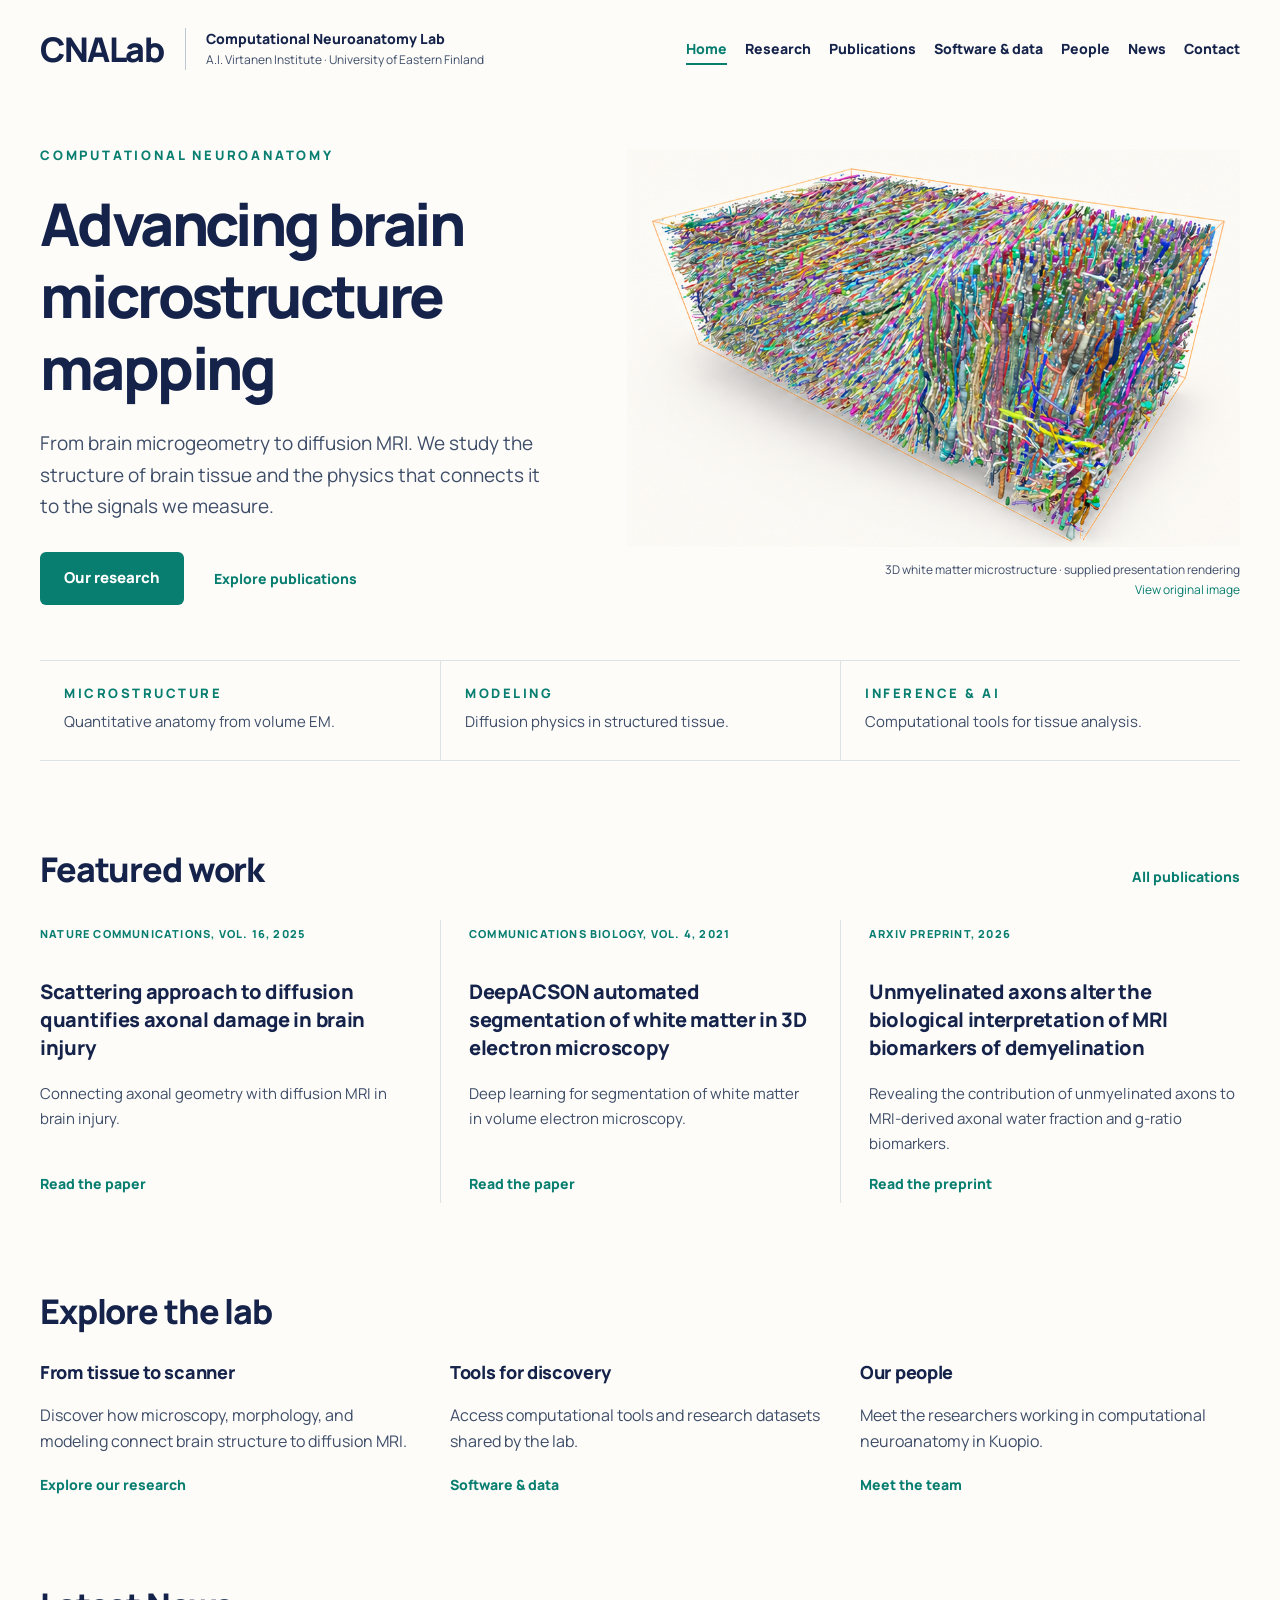
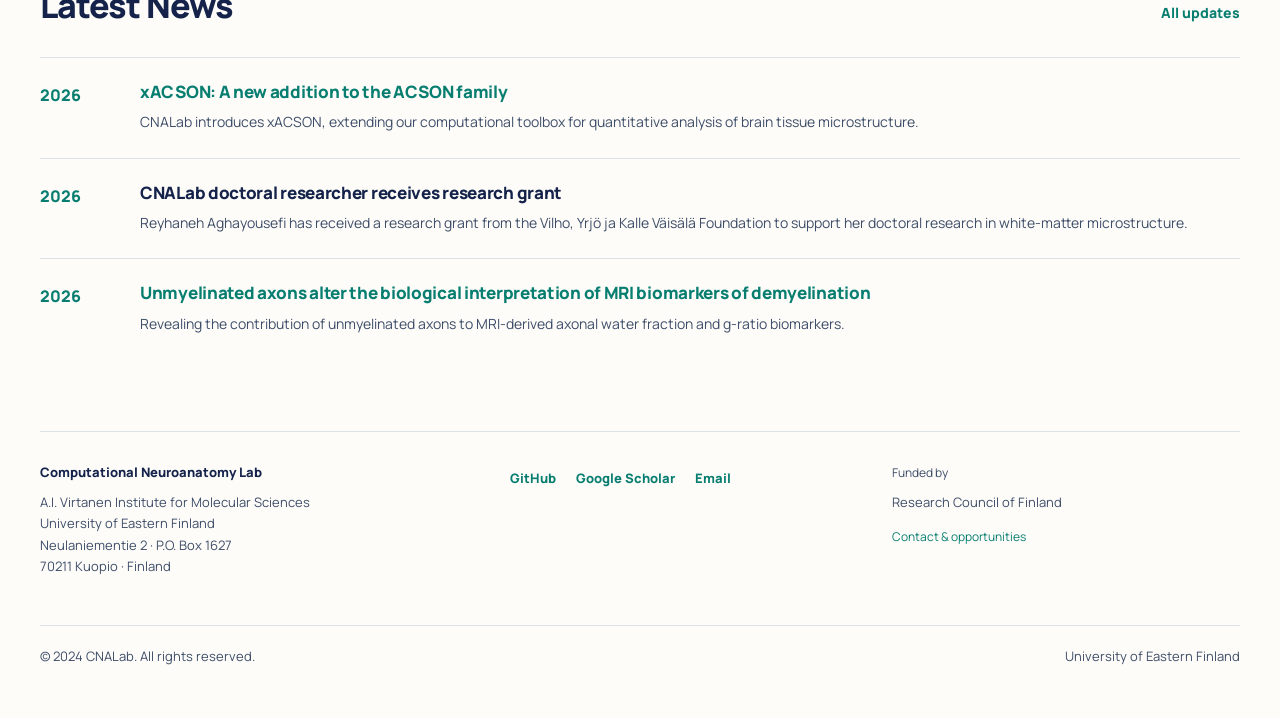
<file: index.html>
<!doctype html>
<html lang="en"><head><meta charset="utf-8"><meta name="viewport" content="width=device-width, initial-scale=1"><title>Computational Neuroanatomy Lab — CNALab</title><meta name="description" content="Computational neuroanatomy at the University of Eastern Finland. Brain microstructure, electron microscopy, and diffusion MRI."><meta name="theme-color" content="#15234b"><link rel="icon" href="assets/favicon.svg" type="image/svg+xml"><link rel="stylesheet" href="styles.css"><script src="script.js" defer></script></head>
<body><a class="skip" href="#main">Skip to content</a><header class="site-header wrap"><a href="index.html" class="brand" aria-label="CNALab home">CNALab</a><div class="affiliation"><strong>Computational Neuroanatomy Lab</strong><span>A.I. Virtanen Institute · University of Eastern Finland</span></div><button class="menu-toggle" aria-expanded="false" aria-controls="navigation" hidden>Menu</button><nav id="navigation" aria-label="Main navigation"><a href="index.html" aria-current="page">Home</a><a href="research.html">Research</a><a href="publications.html">Publications</a><a href="resources.html">Software &amp; data</a><a href="people.html">People</a><a href="news.html">News</a><a href="contact.html">Contact</a></nav></header>
<main id="main" class="wrap"><section class="hero" aria-labelledby="hero-title"><div><p class="eyebrow">Computational neuroanatomy</p><h1 id="hero-title">Advancing brain microstructure mapping</h1><p class="lead">From brain microgeometry to diffusion MRI. We study the structure of brain tissue and the physics that connects it to the signals we measure.</p><div class="actions"><a class="button" href="research.html">Our research</a><a class="text-link" href="publications.html">Explore publications</a></div></div><figure class="hero-figure"><a class="hero-art" href="assets/segmentation.png" aria-label="View original white-matter segmentation"><img src="assets/hero-white-reference.png" width="1774" height="887" alt="White-matter reconstruction on a white background with soft three-dimensional shading and a subtle shadow"></a><figcaption>3D white matter microstructure · supplied presentation rendering<br><a href="assets/segmentation.png">View original image</a></figcaption></figure></section><div class="directions"><div><h2>Microstructure</h2><p>Quantitative anatomy from volume EM.</p></div><div><h2>Modeling</h2><p>Diffusion physics in structured tissue.</p></div><div><h2>Inference &amp; AI</h2><p>Computational tools for tissue analysis.</p></div></div><section id="publications"><div class="section-heading"><h2>Featured work</h2><a href="publications.html" class="text-link">All publications</a></div><div class="three-grid featured"><article class="paper"><p class="eyebrow">Nature Communications, vol. 16, 2025</p><h3><a class="" href="https://doi.org/10.1038/s41467-025-64793-1">Scattering approach to diffusion quantifies axonal damage in brain injury</a></h3><p>Connecting axonal geometry with diffusion MRI in brain injury.</p><a class="text-link" href="https://doi.org/10.1038/s41467-025-64793-1">Read the paper</a></article><article class="paper"><p class="eyebrow">Communications Biology, vol. 4, 2021</p><h3><a class="" href="https://doi.org/10.1038/s42003-021-01699-w">DeepACSON automated segmentation of white matter in 3D electron microscopy</a></h3><p>Deep learning for segmentation of white matter in volume electron microscopy.</p><a class="text-link" href="https://doi.org/10.1038/s42003-021-01699-w">Read the paper</a></article><article class="paper"><p class="eyebrow">arXiv preprint, 2026</p><h3><a class="" href="https://arxiv.org/abs/2611.24487">Unmyelinated axons alter the biological interpretation of MRI biomarkers of demyelination</a></h3><p>Revealing the contribution of unmyelinated axons to MRI-derived axonal water fraction and g-ratio biomarkers.</p><a class="text-link" href="https://arxiv.org/abs/2611.24487">Read the preprint</a></article></div></section><section class="home-explore"><div class="section-heading"><h2>Explore the lab</h2></div><div class="three-grid"><article><h3>From tissue to scanner</h3><p>Discover how microscopy, morphology, and modeling connect brain structure to diffusion MRI.</p><a class="text-link" href="research.html">Explore our research</a></article><article><h3>Tools for discovery</h3><p>Access computational tools and research datasets shared by the lab.</p><a class="text-link" href="resources.html">Software &amp; data</a></article><article><h3>Our people</h3><p>Meet the researchers working in computational neuroanatomy in Kuopio.</p><a class="text-link" href="people.html">Meet the team</a></article></div></section><section id="news">
<div class="section-heading"><h2>Latest News</h2><a class="text-link" href="news.html">All updates</a></div>

  <div class="news-row"><time datetime="2026">2026</time>
    <div>
      <h3 style="color:var(--teal)">xACSON: A new addition to the ACSON family</h3>
      <p>
        CNALab introduces xACSON, extending our computational
        toolbox for quantitative analysis of brain tissue
        microstructure.
      </p>
    </div>
  </div>
  
  <div class="news-row"><time datetime="2026">2026</time>
  <div>
    <h3>CNALab doctoral researcher receives research grant</h3>
    <p>
      Reyhaneh Aghayousefi has received a research grant
      from the Vilho, Yrjö ja Kalle Väisälä Foundation
      to support her doctoral research in white-matter
      microstructure.
    </p>
  </div>
</div><div class="news-row"><time datetime="2026">2026</time><div><h3><a href="https://arxiv.org/abs/2611.24487">Unmyelinated axons alter the biological interpretation of MRI biomarkers of demyelination</a></h3><p>Revealing the contribution of unmyelinated axons to MRI-derived axonal water fraction and g-ratio biomarkers.</p></div></div> 
</section></main><footer id="contact" class="wrap"><div><strong>Computational Neuroanatomy Lab</strong><p>A.I. Virtanen Institute for Molecular Sciences<br>University of Eastern Finland<br>Neulaniementie 2 · P.O. Box 1627<br>70211 Kuopio · Finland</p></div><div class="footer-links"><a href="https://github.com/aAbdz">GitHub</a><a href="https://scholar.google.com/citations?hl=en&amp;user=TEotqtIAAAAJ&amp;view_op=list_works">Google Scholar</a><a href="mailto:aliabd@uef.fi">Email</a></div><div><span class="small">Funded by</span><p>Research Council of Finland</p><a class="small" href="contact.html">Contact &amp; opportunities</a></div>

  <div class="footer-bottom">
  <span>© 2024 CNALab. All rights reserved.</span>
  <span>University of Eastern Finland</span>
  </div>
  
</footer></body></html>
</file>
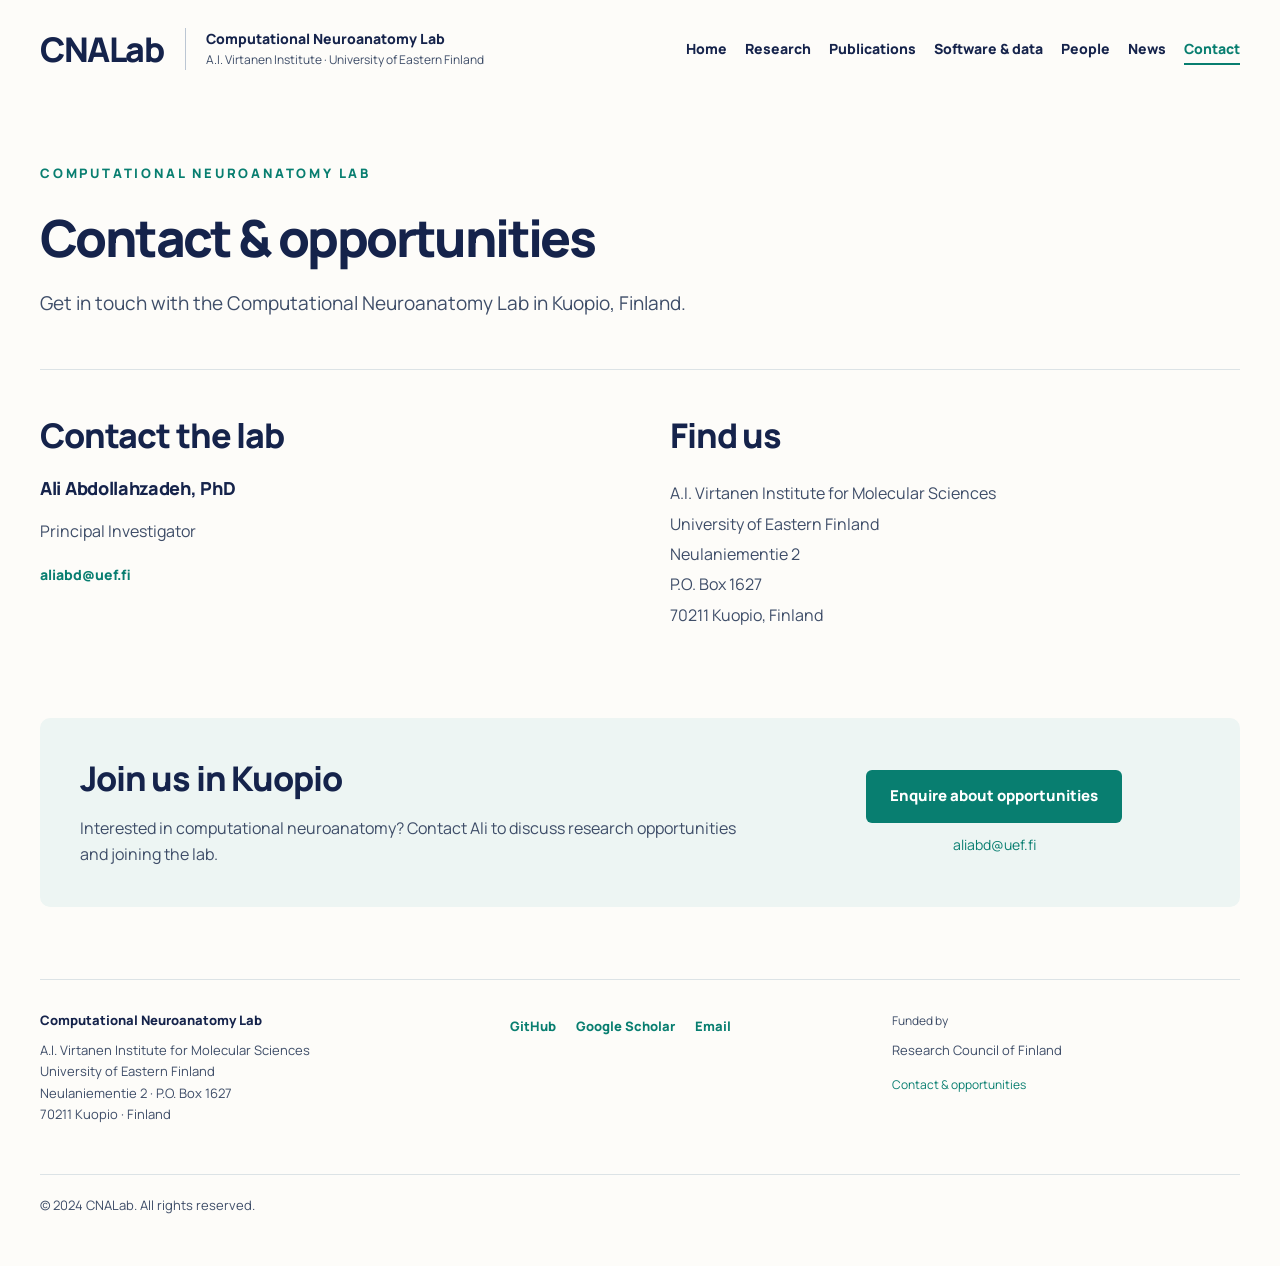
<file: contact.html>
<!doctype html>
<html lang="en"><head><meta charset="utf-8"><meta name="viewport" content="width=device-width, initial-scale=1"><title>Contact — CNALab</title><meta name="description" content="Contact CNALab and enquire about research opportunities in Kuopio, Finland."><meta name="theme-color" content="#15234b"><link rel="icon" href="assets/favicon.svg" type="image/svg+xml"><link rel="stylesheet" href="styles.css"><script src="script.js" defer></script></head>
<body><a class="skip" href="#main">Skip to content</a><header class="site-header wrap"><a href="index.html" class="brand" aria-label="CNALab home">CNALab</a><div class="affiliation"><strong>Computational Neuroanatomy Lab</strong><span>A.I. Virtanen Institute · University of Eastern Finland</span></div><button class="menu-toggle" aria-expanded="false" aria-controls="navigation" hidden>Menu</button><nav id="navigation" aria-label="Main navigation"><a href="index.html">Home</a><a href="research.html">Research</a><a href="publications.html">Publications</a><a href="resources.html">Software &amp; data</a><a href="people.html">People</a><a href="news.html">News</a><a href="contact.html" aria-current="page">Contact</a></nav></header>
<main id="main" class="wrap inner-page"><div class="page-intro"><p class="eyebrow">Computational Neuroanatomy Lab</p><h1>Contact &amp; opportunities</h1><p class="lead">Get in touch with the Computational Neuroanatomy Lab in Kuopio, Finland.</p></div><section class="contact-grid"><article><h2>Contact the lab</h2><h3>Ali Abdollahzadeh, PhD</h3><p>Principal Investigator</p><a class="text-link" href="mailto:aliabd@uef.fi">aliabd@uef.fi</a></article><article><h2>Find us</h2><address>A.I. Virtanen Institute for Molecular Sciences<br>University of Eastern Finland<br>Neulaniementie 2<br>P.O. Box 1627<br>70211 Kuopio, Finland</address></article></section><section id="join" class="join"><div><h2>Join us in Kuopio</h2><p>Interested in computational neuroanatomy? Contact Ali to discuss research opportunities and joining the lab.</p></div><div><a class="button" href="mailto:aliabd@uef.fi?subject=Research%20opportunities%20at%20CNALab">Enquire about opportunities</a><a class="email" href="mailto:aliabd@uef.fi">aliabd@uef.fi</a></div></section></main><footer id="contact" class="wrap"><div><strong>Computational Neuroanatomy Lab</strong><p>A.I. Virtanen Institute for Molecular Sciences<br>University of Eastern Finland<br>Neulaniementie 2 · P.O. Box 1627<br>70211 Kuopio · Finland</p></div><div class="footer-links"><a href="https://github.com/aAbdz">GitHub</a><a href="https://scholar.google.com/citations?hl=en&amp;user=TEotqtIAAAAJ&amp;view_op=list_works">Google Scholar</a><a href="mailto:aliabd@uef.fi">Email</a></div><div><span class="small">Funded by</span><p>Research Council of Finland</p><a class="small" href="contact.html">Contact &amp; opportunities</a></div><div class="footer-bottom"><span>© 2024 CNALab. All rights reserved.</span></div></footer></body></html>
</file>
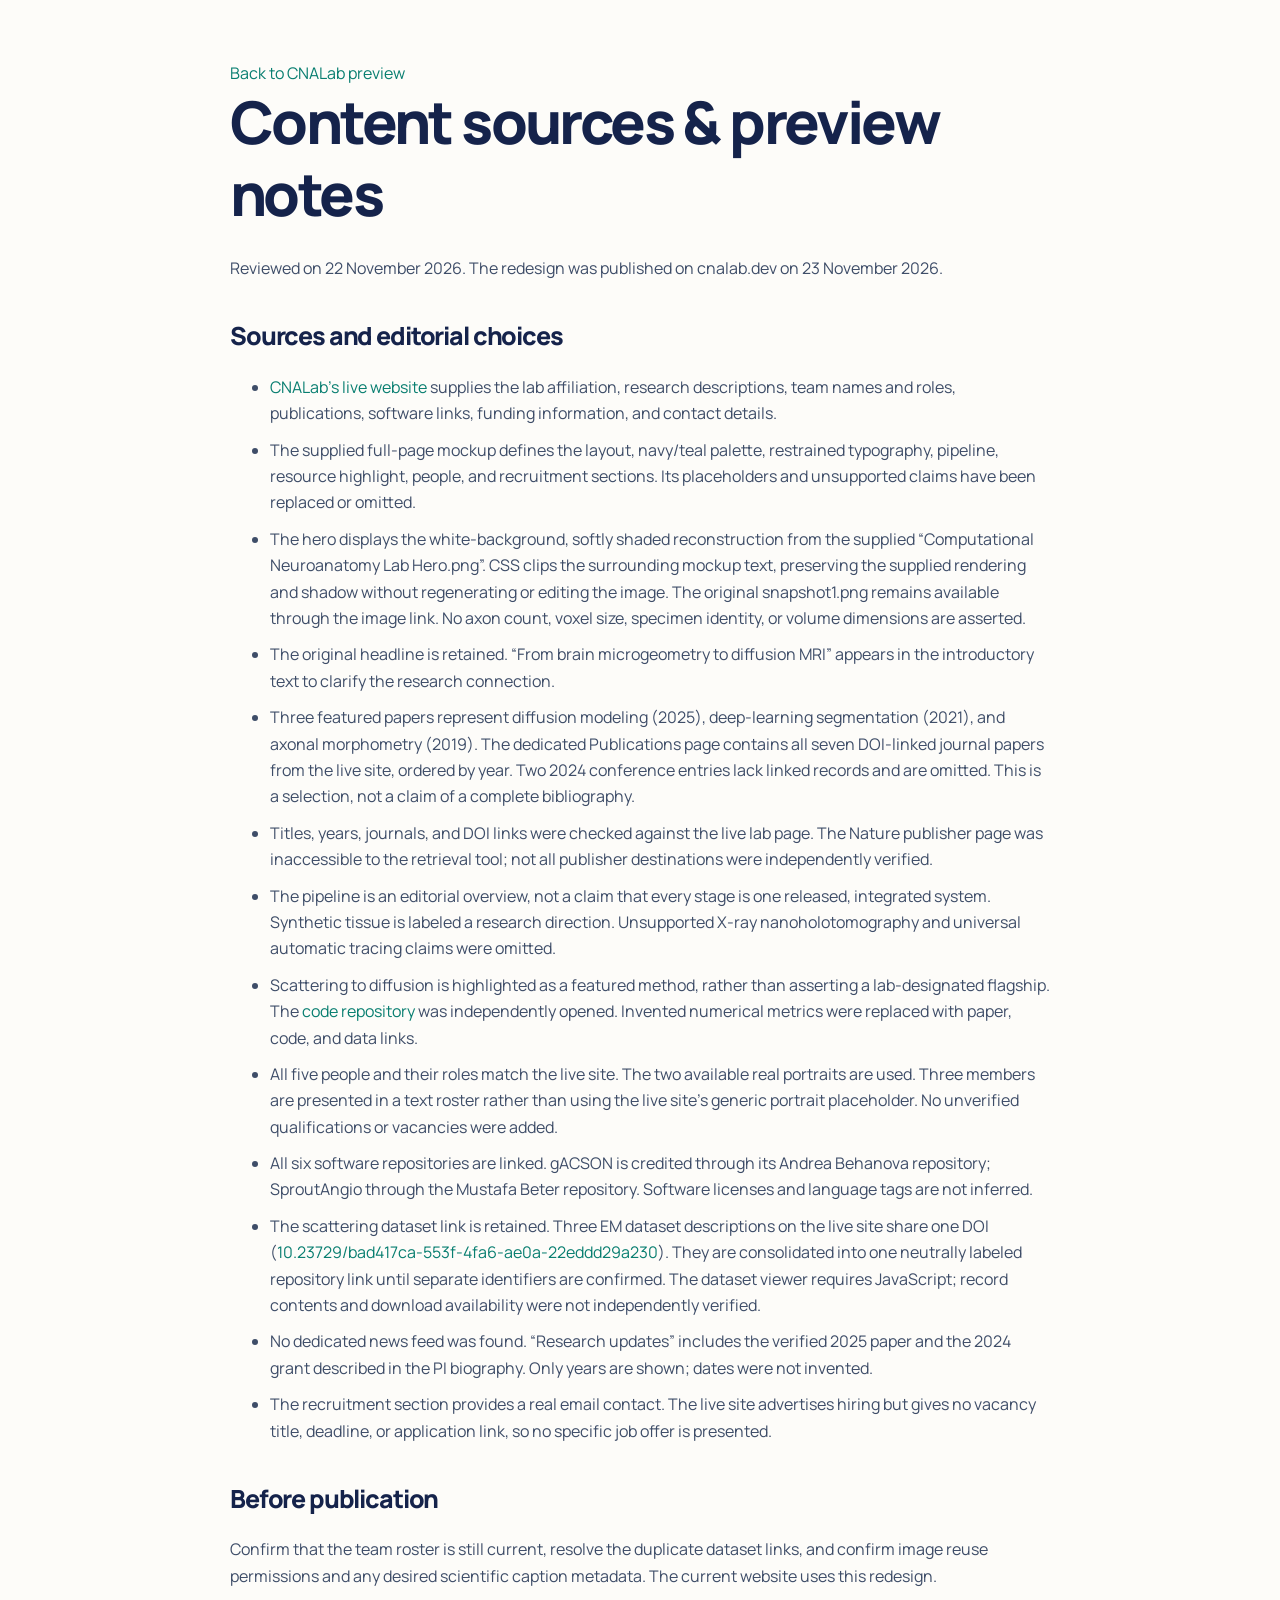
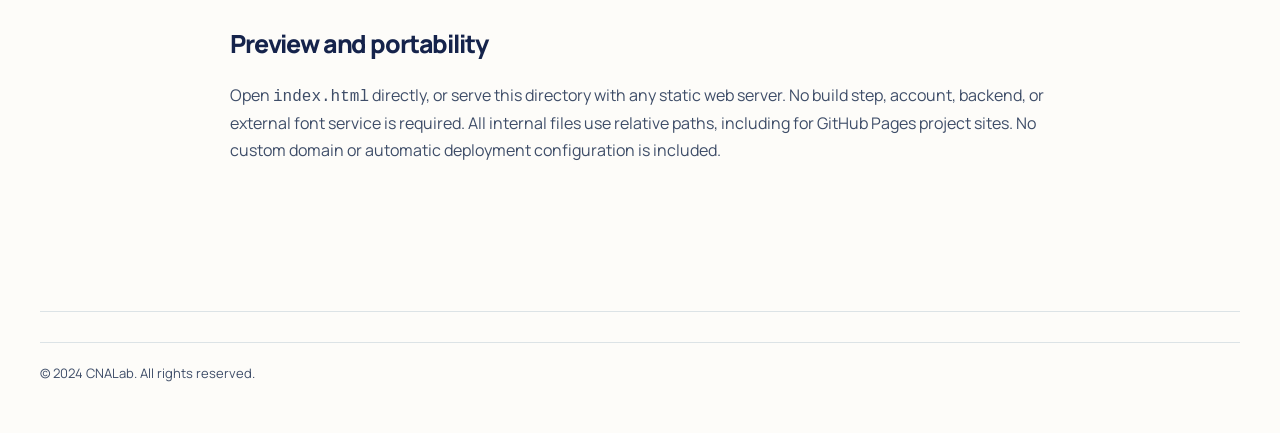
<file: content-notes.html>
<!doctype html><html lang="en"><head><meta charset="utf-8"><meta name="viewport" content="width=device-width,initial-scale=1"><title>CNALab — Content sources & preview notes</title><link rel="stylesheet" href="styles.css"></head><body><main class="wrap notes"><a href="index.html">Back to CNALab preview</a><h1>Content sources &amp; preview notes</h1><p>Reviewed on 22 November 2026. The redesign was published on cnalab.dev on 23 November 2026.</p><h2>Sources and editorial choices</h2><ul><li><a href="https://cnalab.dev">CNALab’s live website</a> supplies the lab affiliation, research descriptions, team names and roles, publications, software links, funding information, and contact details.</li><li>The supplied full-page mockup defines the layout, navy/teal palette, restrained typography, pipeline, resource highlight, people, and recruitment sections. Its placeholders and unsupported claims have been replaced or omitted.</li><li>The hero displays the white-background, softly shaded reconstruction from the supplied “Computational Neuroanatomy Lab Hero.png”. CSS clips the surrounding mockup text, preserving the supplied rendering and shadow without regenerating or editing the image. The original snapshot1.png remains available through the image link. No axon count, voxel size, specimen identity, or volume dimensions are asserted.</li><li>The original headline is retained. “From brain microgeometry to diffusion MRI” appears in the introductory text to clarify the research connection.</li><li>Three featured papers represent diffusion modeling (2025), deep-learning segmentation (2021), and axonal morphometry (2019). The dedicated Publications page contains all seven DOI-linked journal papers from the live site, ordered by year. Two 2024 conference entries lack linked records and are omitted. This is a selection, not a claim of a complete bibliography.</li><li>Titles, years, journals, and DOI links were checked against the live lab page. The Nature publisher page was inaccessible to the retrieval tool; not all publisher destinations were independently verified.</li><li>The pipeline is an editorial overview, not a claim that every stage is one released, integrated system. Synthetic tissue is labeled a research direction. Unsupported X-ray nanoholotomography and universal automatic tracing claims were omitted.</li><li>Scattering to diffusion is highlighted as a featured method, rather than asserting a lab-designated flagship. The <a href="https://github.com/aAbdz/scattering-to-diffusion">code repository</a> was independently opened. Invented numerical metrics were replaced with paper, code, and data links.</li><li>All five people and their roles match the live site. The two available real portraits are used. Three members are presented in a text roster rather than using the live site’s generic portrait placeholder. No unverified qualifications or vacancies were added.</li><li>All six software repositories are linked. gACSON is credited through its Andrea Behanova repository; SproutAngio through the Mustafa Beter repository. Software licenses and language tags are not inferred.</li><li>The scattering dataset link is retained. Three EM dataset descriptions on the live site share one DOI (<a href="https://doi.org/10.23729/bad417ca-553f-4fa6-ae0a-22eddd29a230">10.23729/bad417ca-553f-4fa6-ae0a-22eddd29a230</a>). They are consolidated into one neutrally labeled repository link until separate identifiers are confirmed. The dataset viewer requires JavaScript; record contents and download availability were not independently verified.</li><li>No dedicated news feed was found. “Research updates” includes the verified 2025 paper and the 2024 grant described in the PI biography. Only years are shown; dates were not invented.</li><li>The recruitment section provides a real email contact. The live site advertises hiring but gives no vacancy title, deadline, or application link, so no specific job offer is presented.</li></ul><h2>Before publication</h2><p>Confirm that the team roster is still current, resolve the duplicate dataset links, and confirm image reuse permissions and any desired scientific caption metadata. The current website uses this redesign.</p><h2>Preview and portability</h2><p>Open <code>index.html</code> directly, or serve this directory with any static web server. No build step, account, backend, or external font service is required. All internal files use relative paths, including for GitHub Pages project sites. No custom domain or automatic deployment configuration is included.</p></main><footer class="wrap"><div class="footer-bottom"><span>© 2024 CNALab. All rights reserved.</span></div></footer></body></html>
</file>
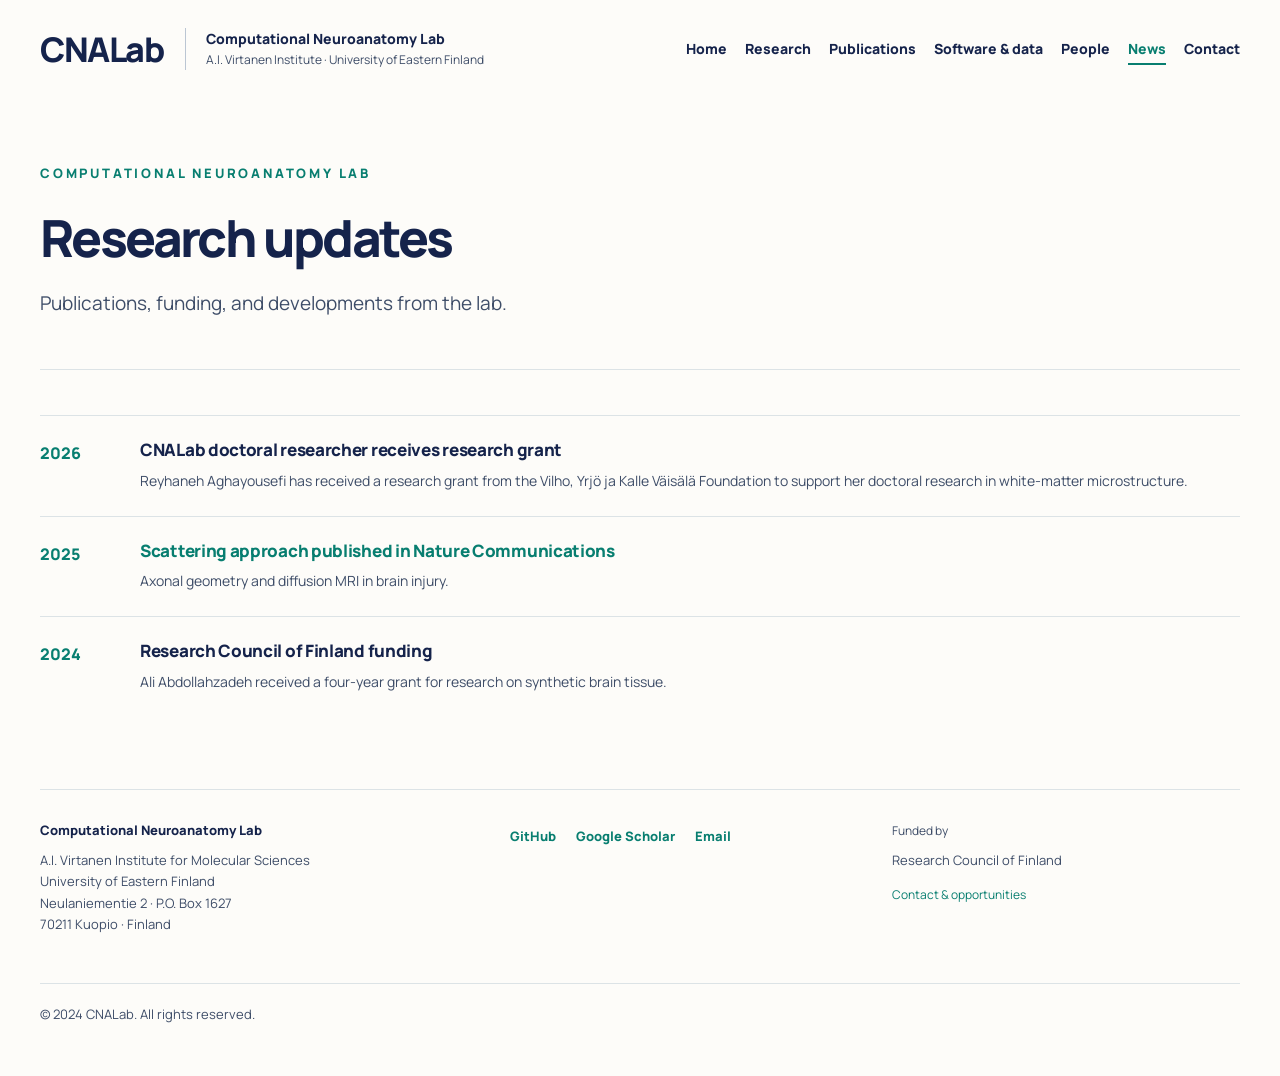
<file: news.html>
<!doctype html>
<html lang="en"><head><meta charset="utf-8"><meta name="viewport" content="width=device-width, initial-scale=1"><title>News — CNALab</title><meta name="description" content="Research news and updates from the Computational Neuroanatomy Lab."><meta name="theme-color" content="#15234b"><link rel="icon" href="assets/favicon.svg" type="image/svg+xml"><link rel="stylesheet" href="styles.css"><script src="script.js" defer></script></head>
<body><a class="skip" href="#main">Skip to content</a><header class="site-header wrap"><a href="index.html" class="brand" aria-label="CNALab home">CNALab</a><div class="affiliation"><strong>Computational Neuroanatomy Lab</strong><span>A.I. Virtanen Institute · University of Eastern Finland</span></div><button class="menu-toggle" aria-expanded="false" aria-controls="navigation" hidden>Menu</button><nav id="navigation" aria-label="Main navigation"><a href="index.html">Home</a><a href="research.html">Research</a><a href="publications.html">Publications</a><a href="resources.html">Software &amp; data</a><a href="people.html">People</a><a href="news.html" aria-current="page">News</a><a href="contact.html">Contact</a></nav></header>
<main id="main" class="wrap inner-page"><div class="page-intro"><p class="eyebrow">Computational Neuroanatomy Lab</p><h1>Research updates</h1><p class="lead">Publications, funding, and developments from the lab.</p></div><section id="news"><div class="news-row"><time datetime="2026">2026</time><div><h3>CNALab doctoral researcher receives research grant</h3><p>Reyhaneh Aghayousefi has received a research grant from the Vilho, Yrjö ja Kalle Väisälä Foundation to support her doctoral research in white-matter microstructure.</p></div></div><div class="news-row"><time datetime="2025">2025</time><div><h3><a href="https://doi.org/10.1038/s41467-025-64793-1">Scattering approach published in Nature Communications</a></h3><p>Axonal geometry and diffusion MRI in brain injury.</p></div></div><div class="news-row"><time datetime="2024">2024</time><div><h3>Research Council of Finland funding</h3><p>Ali Abdollahzadeh received a four-year grant for research on synthetic brain tissue.</p></div></div></section></main><footer id="contact" class="wrap"><div><strong>Computational Neuroanatomy Lab</strong><p>A.I. Virtanen Institute for Molecular Sciences<br>University of Eastern Finland<br>Neulaniementie 2 · P.O. Box 1627<br>70211 Kuopio · Finland</p></div><div class="footer-links"><a href="https://github.com/aAbdz">GitHub</a><a href="https://scholar.google.com/citations?hl=en&amp;user=TEotqtIAAAAJ&amp;view_op=list_works">Google Scholar</a><a href="mailto:aliabd@uef.fi">Email</a></div><div><span class="small">Funded by</span><p>Research Council of Finland</p><a class="small" href="contact.html">Contact &amp; opportunities</a></div><div class="footer-bottom"><span>© 2024 CNALab. All rights reserved.</span></div></footer></body></html>
</file>
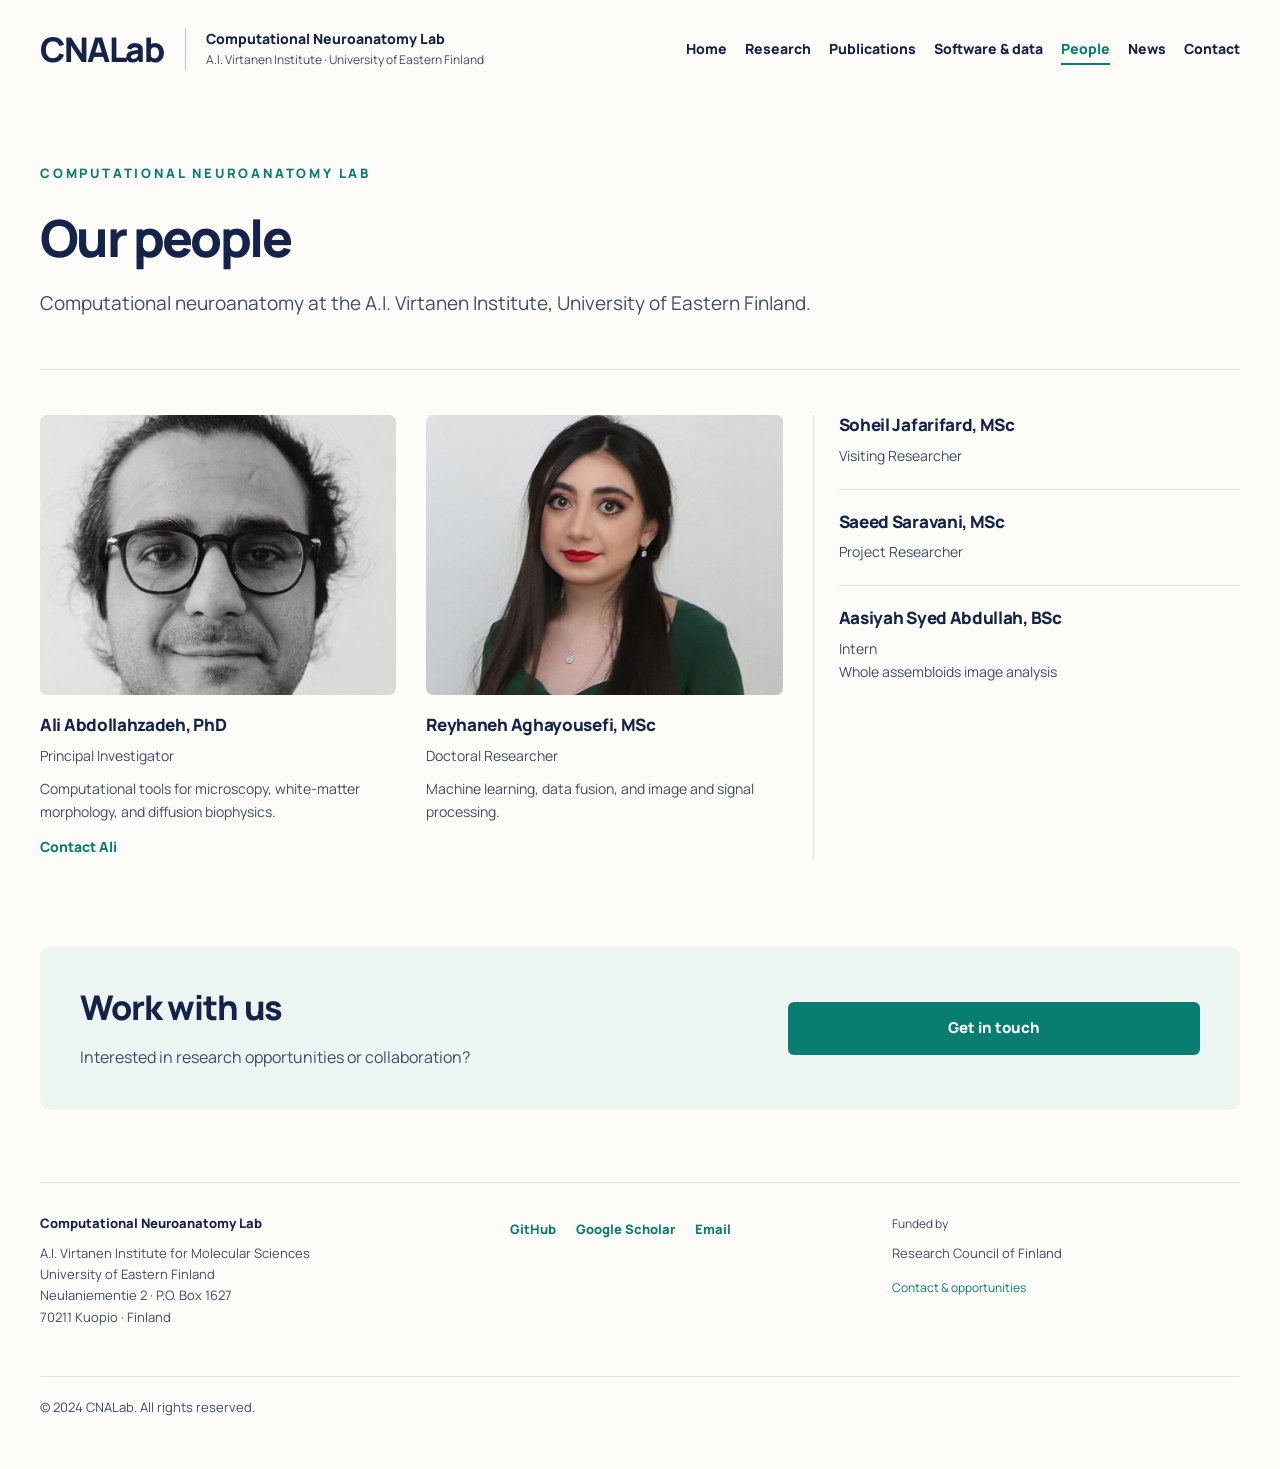
<file: people.html>
<!doctype html>
<html lang="en"><head><meta charset="utf-8"><meta name="viewport" content="width=device-width, initial-scale=1"><title>People — CNALab</title><meta name="description" content="Meet the Computational Neuroanatomy Lab team at the University of Eastern Finland."><meta name="theme-color" content="#15234b"><link rel="icon" href="assets/favicon.svg" type="image/svg+xml"><link rel="stylesheet" href="styles.css"><script src="script.js" defer></script></head>
<body><a class="skip" href="#main">Skip to content</a><header class="site-header wrap"><a href="index.html" class="brand" aria-label="CNALab home">CNALab</a><div class="affiliation"><strong>Computational Neuroanatomy Lab</strong><span>A.I. Virtanen Institute · University of Eastern Finland</span></div><button class="menu-toggle" aria-expanded="false" aria-controls="navigation" hidden>Menu</button><nav id="navigation" aria-label="Main navigation"><a href="index.html">Home</a><a href="research.html">Research</a><a href="publications.html">Publications</a><a href="resources.html">Software &amp; data</a><a href="people.html" aria-current="page">People</a><a href="news.html">News</a><a href="contact.html">Contact</a></nav></header>
<main id="main" class="wrap inner-page"><div class="page-intro"><p class="eyebrow">Computational Neuroanatomy Lab</p><h1>Our people</h1><p class="lead">Computational neuroanatomy at the A.I. Virtanen Institute, University of Eastern Finland.</p></div><section id="people"><div class="people-grid"><article class="person"><img src="assets/ali.jpg" alt="Ali Abdollahzadeh" loading="lazy"><h3>Ali Abdollahzadeh, PhD</h3><p>Principal Investigator</p><p class="bio">Computational tools for microscopy, white-matter morphology, and diffusion biophysics.</p><a class="text-link" href="mailto:aliabd@uef.fi">Contact Ali</a></article><article class="person"><img src="assets/reyhaneh.png" alt="Reyhaneh Aghayousefi" loading="lazy"><h3>Reyhaneh Aghayousefi, MSc</h3><p>Doctoral Researcher</p><p class="bio">Machine learning, data fusion, and image and signal processing.</p></article><div class="researchers"><article><h3>Soheil Jafarifard, MSc</h3><p>Visiting Researcher</p></article><article><h3>Saeed Saravani, MSc</h3><p>Project Researcher</p></article><article><h3>Aasiyah Syed Abdullah, BSc</h3><p>Intern</p><p class="bio">Whole assembloids image analysis</p></article></div></div></section><section class="join"><div><h2>Work with us</h2><p>Interested in research opportunities or collaboration?</p></div><a class="button" href="contact.html">Get in touch</a></section></main><footer id="contact" class="wrap"><div><strong>Computational Neuroanatomy Lab</strong><p>A.I. Virtanen Institute for Molecular Sciences<br>University of Eastern Finland<br>Neulaniementie 2 · P.O. Box 1627<br>70211 Kuopio · Finland</p></div><div class="footer-links"><a href="https://github.com/aAbdz">GitHub</a><a href="https://scholar.google.com/citations?hl=en&amp;user=TEotqtIAAAAJ&amp;view_op=list_works">Google Scholar</a><a href="mailto:aliabd@uef.fi">Email</a></div><div><span class="small">Funded by</span><p>Research Council of Finland</p><a class="small" href="contact.html">Contact &amp; opportunities</a></div><div class="footer-bottom"><span>© 2024 CNALab. All rights reserved.</span></div></footer></body></html>
</file>
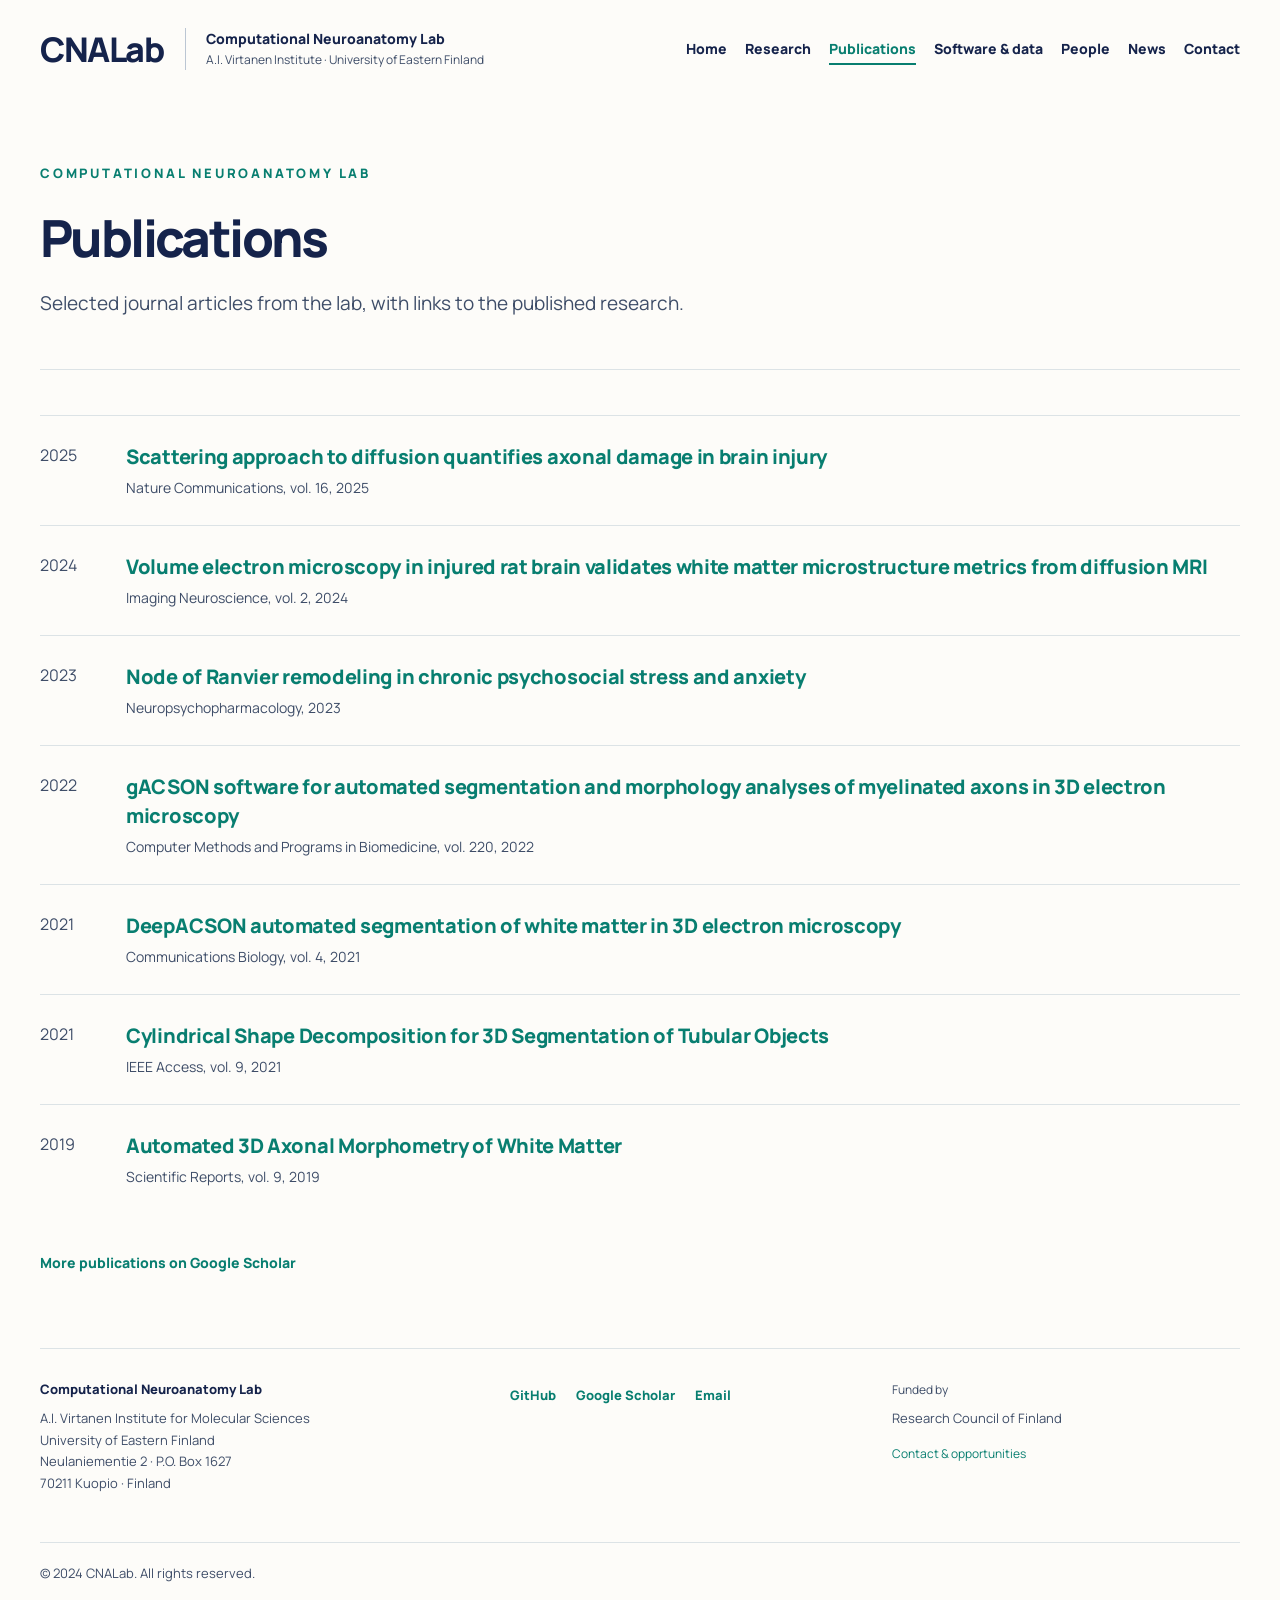
<file: publications.html>
<!doctype html>
<html lang="en"><head><meta charset="utf-8"><meta name="viewport" content="width=device-width, initial-scale=1"><title>Publications — CNALab</title><meta name="description" content="CNALab journal publications on axonal morphology, electron microscopy, and diffusion MRI."><meta name="theme-color" content="#15234b"><link rel="icon" href="assets/favicon.svg" type="image/svg+xml"><link rel="stylesheet" href="styles.css"><script src="script.js" defer></script></head>
<body><a class="skip" href="#main">Skip to content</a><header class="site-header wrap"><a href="index.html" class="brand" aria-label="CNALab home">CNALab</a><div class="affiliation"><strong>Computational Neuroanatomy Lab</strong><span>A.I. Virtanen Institute · University of Eastern Finland</span></div><button class="menu-toggle" aria-expanded="false" aria-controls="navigation" hidden>Menu</button><nav id="navigation" aria-label="Main navigation"><a href="index.html">Home</a><a href="research.html">Research</a><a href="publications.html" aria-current="page">Publications</a><a href="resources.html">Software &amp; data</a><a href="people.html">People</a><a href="news.html">News</a><a href="contact.html">Contact</a></nav></header>
<main id="main" class="wrap inner-page"><div class="page-intro"><p class="eyebrow">Computational Neuroanatomy Lab</p><h1>Publications</h1><p class="lead">Selected journal articles from the lab, with links to the published research.</p></div><section class="publication-page" aria-label="Journal publications"><ol class="publication-list"><li><span>2025</span><div><h3><a class="" href="https://doi.org/10.1038/s41467-025-64793-1">Scattering approach to diffusion quantifies axonal damage in brain injury</a></h3><p>Nature Communications, vol. 16, 2025</p></div></li><li><span>2024</span><div><h3><a class="" href="https://doi.org/10.1162/imag_a_00212">Volume electron microscopy in injured rat brain validates white matter microstructure metrics from diffusion MRI</a></h3><p>Imaging Neuroscience, vol. 2, 2024</p></div></li><li><span>2023</span><div><h3><a class="" href="https://doi.org/10.1038/s41386-023-01568-6">Node of Ranvier remodeling in chronic psychosocial stress and anxiety</a></h3><p>Neuropsychopharmacology, 2023</p></div></li><li><span>2022</span><div><h3><a class="" href="https://doi.org/10.1016/j.cmpb.2022.106802">gACSON software for automated segmentation and morphology analyses of myelinated axons in 3D electron microscopy</a></h3><p>Computer Methods and Programs in Biomedicine, vol. 220, 2022</p></div></li><li><span>2021</span><div><h3><a class="" href="https://doi.org/10.1038/s42003-021-01699-w">DeepACSON automated segmentation of white matter in 3D electron microscopy</a></h3><p>Communications Biology, vol. 4, 2021</p></div></li><li><span>2021</span><div><h3><a class="" href="https://doi.org/10.1109/ACCESS.2021.3056958">Cylindrical Shape Decomposition for 3D Segmentation of Tubular Objects</a></h3><p>IEEE Access, vol. 9, 2021</p></div></li><li><span>2019</span><div><h3><a class="" href="https://doi.org/10.1038/s41598-019-42648-2">Automated 3D Axonal Morphometry of White Matter</a></h3><p>Scientific Reports, vol. 9, 2019</p></div></li></ol></section><p class="page-end-link"><a class="text-link" href="https://scholar.google.com/citations?hl=en&amp;user=TEotqtIAAAAJ&amp;view_op=list_works">More publications on Google Scholar</a></p></main><footer id="contact" class="wrap"><div><strong>Computational Neuroanatomy Lab</strong><p>A.I. Virtanen Institute for Molecular Sciences<br>University of Eastern Finland<br>Neulaniementie 2 · P.O. Box 1627<br>70211 Kuopio · Finland</p></div><div class="footer-links"><a href="https://github.com/aAbdz">GitHub</a><a href="https://scholar.google.com/citations?hl=en&amp;user=TEotqtIAAAAJ&amp;view_op=list_works">Google Scholar</a><a href="mailto:aliabd@uef.fi">Email</a></div><div><span class="small">Funded by</span><p>Research Council of Finland</p><a class="small" href="contact.html">Contact &amp; opportunities</a></div><div class="footer-bottom"><span>© 2024 CNALab. All rights reserved.</span></div></footer></body></html>
</file>
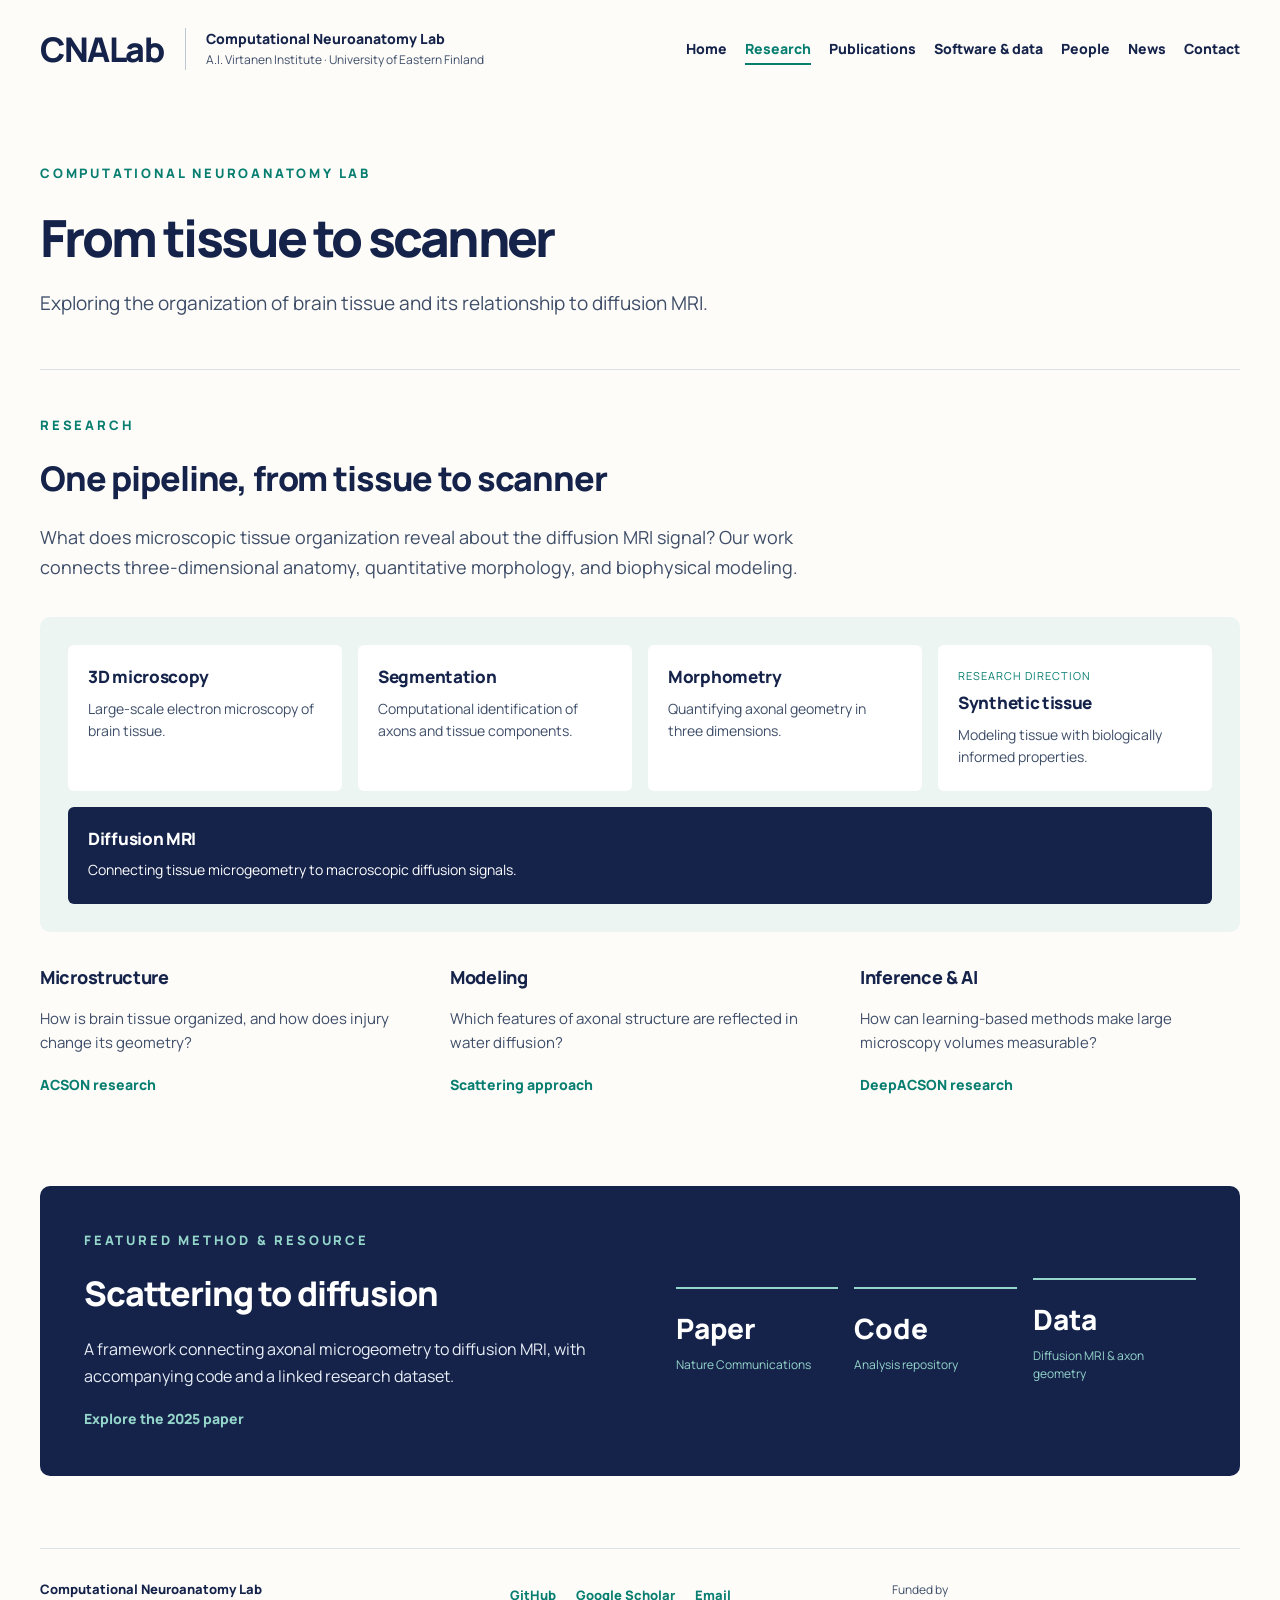
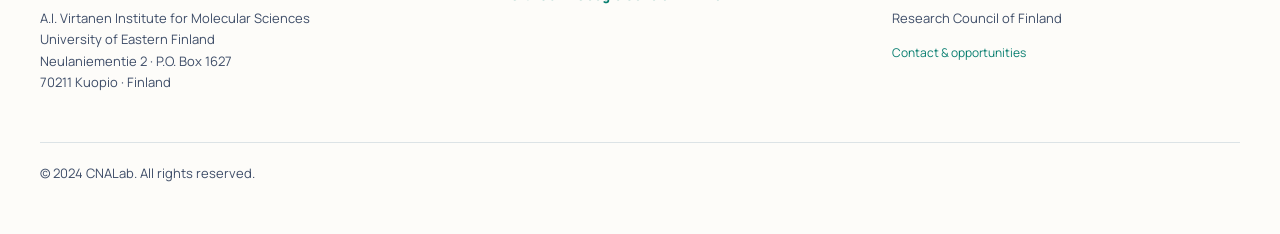
<file: research.html>
<!doctype html>
<html lang="en"><head><meta charset="utf-8"><meta name="viewport" content="width=device-width, initial-scale=1"><title>Research — CNALab</title><meta name="description" content="Research on brain microstructure, computational microscopy, axonal morphometry, and diffusion MRI at CNALab."><meta name="theme-color" content="#15234b"><link rel="icon" href="assets/favicon.svg" type="image/svg+xml"><link rel="stylesheet" href="styles.css"><script src="script.js" defer></script></head>
<body><a class="skip" href="#main">Skip to content</a><header class="site-header wrap"><a href="index.html" class="brand" aria-label="CNALab home">CNALab</a><div class="affiliation"><strong>Computational Neuroanatomy Lab</strong><span>A.I. Virtanen Institute · University of Eastern Finland</span></div><button class="menu-toggle" aria-expanded="false" aria-controls="navigation" hidden>Menu</button><nav id="navigation" aria-label="Main navigation"><a href="index.html">Home</a><a href="research.html" aria-current="page">Research</a><a href="publications.html">Publications</a><a href="resources.html">Software &amp; data</a><a href="people.html">People</a><a href="news.html">News</a><a href="contact.html">Contact</a></nav></header>
<main id="main" class="wrap inner-page"><div class="page-intro"><p class="eyebrow">Computational Neuroanatomy Lab</p><h1>From tissue to scanner</h1><p class="lead">Exploring the organization of brain tissue and its relationship to diffusion MRI.</p></div><section id="research"><p class="eyebrow">Research</p><h2>One pipeline, from tissue to scanner</h2><p class="section-intro">What does microscopic tissue organization reveal about the diffusion MRI signal? Our work connects three-dimensional anatomy, quantitative morphology, and biophysical modeling.</p><div class="pipeline"><div class="pipeline-steps"><article><h3>3D microscopy</h3><p>Large-scale electron microscopy of brain tissue.</p></article><article><h3>Segmentation</h3><p>Computational identification of axons and tissue components.</p></article><article><h3>Morphometry</h3><p>Quantifying axonal geometry in three dimensions.</p></article><article><span class="small-label">Research direction</span><h3>Synthetic tissue</h3><p>Modeling tissue with biologically informed properties.</p></article></div><article class="pipeline-result"><h3>Diffusion MRI</h3><p>Connecting tissue microgeometry to macroscopic diffusion signals.</p></article></div><div class="three-grid research-detail"><article><h3>Microstructure</h3><p>How is brain tissue organized, and how does injury change its geometry?</p><a href="https://doi.org/10.1038/s41598-019-42648-2" class="text-link">ACSON research</a></article><article><h3>Modeling</h3><p>Which features of axonal structure are reflected in water diffusion?</p><a href="https://doi.org/10.1038/s41467-025-64793-1" class="text-link">Scattering approach</a></article><article><h3>Inference &amp; AI</h3><p>How can learning-based methods make large microscopy volumes measurable?</p><a href="https://doi.org/10.1038/s42003-021-01699-w" class="text-link">DeepACSON research</a></article></div></section><section class="flagship" aria-labelledby="flagship-title"><div><p class="eyebrow">Featured method &amp; resource</p><h2 id="flagship-title">Scattering to diffusion</h2><p>A framework connecting axonal microgeometry to diffusion MRI, with accompanying code and a linked research dataset.</p><a class="text-link" href="https://doi.org/10.1038/s41467-025-64793-1">Explore the 2025 paper</a></div><div class="flagship-links"><a href="https://doi.org/10.1038/s41467-025-64793-1"><strong>Paper</strong><span>Nature Communications</span></a><a href="https://github.com/aAbdz/scattering-to-diffusion"><strong>Code</strong><span>Analysis repository</span></a><a href="https://etsin.fairdata.fi/dataset/7ab3737d-0884-400e-ab57-657e3667d52b"><strong>Data</strong><span>Diffusion MRI &amp; axon geometry</span></a></div></section></main><footer id="contact" class="wrap"><div><strong>Computational Neuroanatomy Lab</strong><p>A.I. Virtanen Institute for Molecular Sciences<br>University of Eastern Finland<br>Neulaniementie 2 · P.O. Box 1627<br>70211 Kuopio · Finland</p></div><div class="footer-links"><a href="https://github.com/aAbdz">GitHub</a><a href="https://scholar.google.com/citations?hl=en&amp;user=TEotqtIAAAAJ&amp;view_op=list_works">Google Scholar</a><a href="mailto:aliabd@uef.fi">Email</a></div><div><span class="small">Funded by</span><p>Research Council of Finland</p><a class="small" href="contact.html">Contact &amp; opportunities</a></div><div class="footer-bottom"><span>© 2024 CNALab. All rights reserved.</span></div></footer></body></html>
</file>
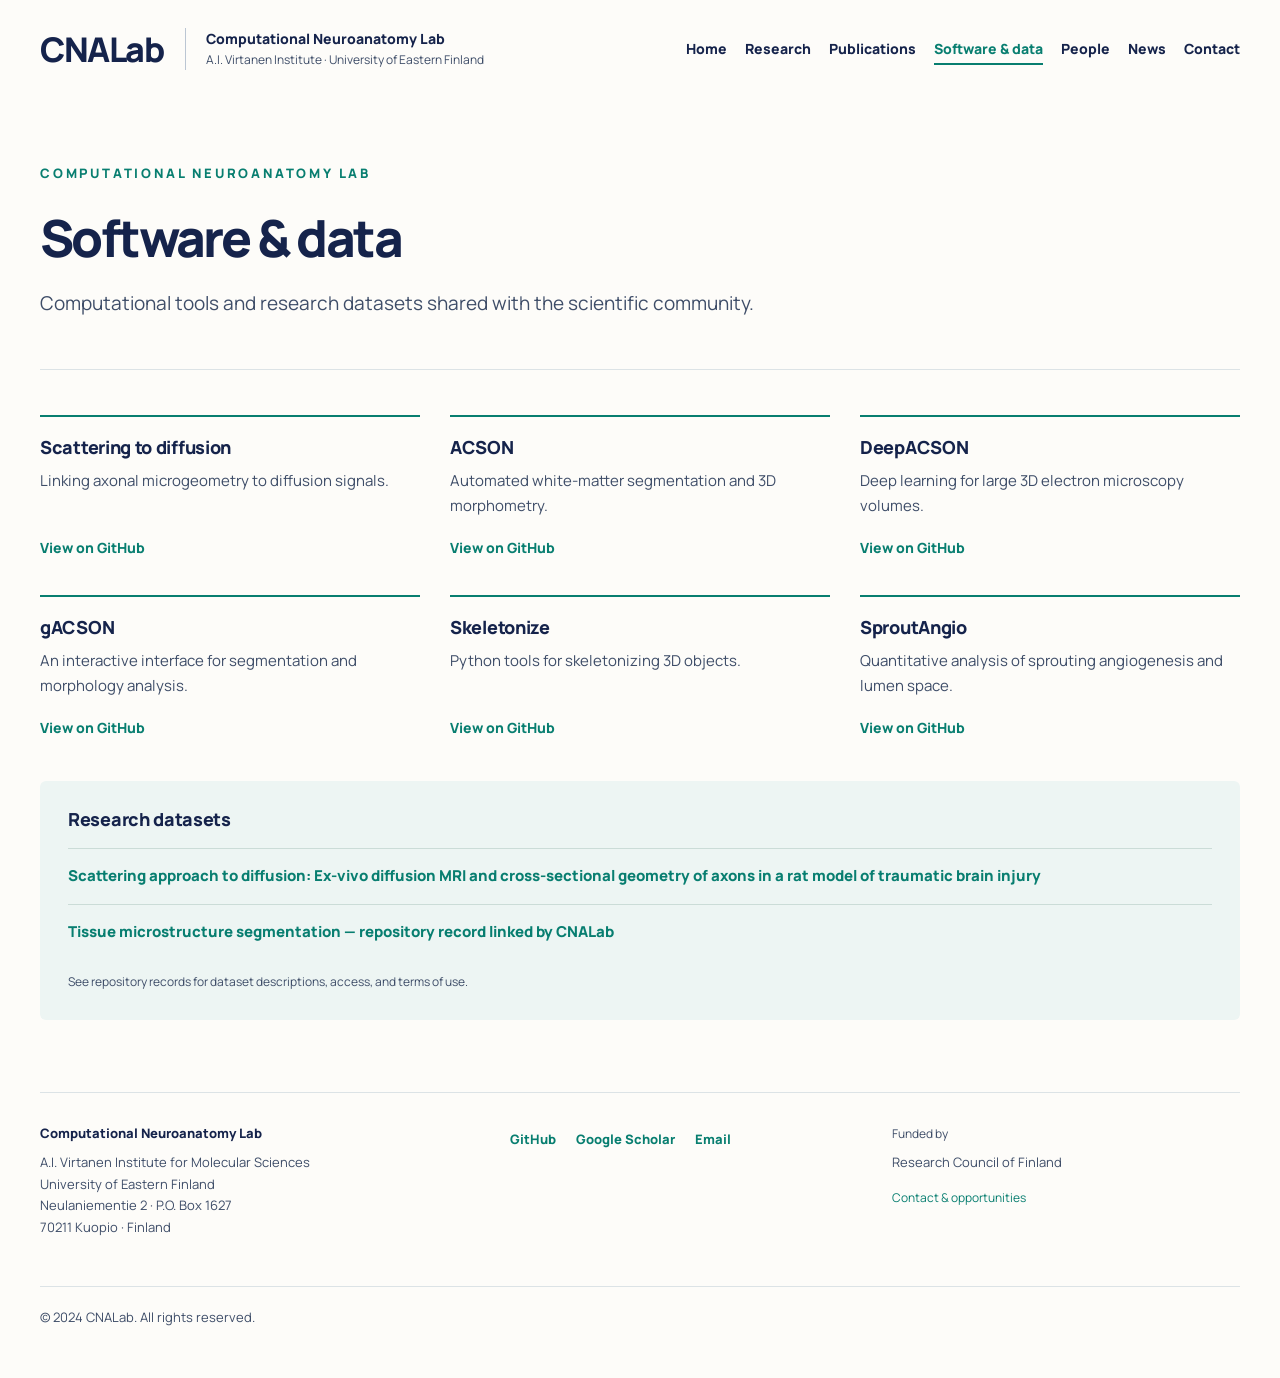
<file: resources.html>
<!doctype html>
<html lang="en"><head><meta charset="utf-8"><meta name="viewport" content="width=device-width, initial-scale=1"><title>Software & data — CNALab</title><meta name="description" content="Open software and datasets from CNALab, including ACSON, DeepACSON, gACSON, and scattering to diffusion."><meta name="theme-color" content="#15234b"><link rel="icon" href="assets/favicon.svg" type="image/svg+xml"><link rel="stylesheet" href="styles.css"><script src="script.js" defer></script></head>
<body><a class="skip" href="#main">Skip to content</a><header class="site-header wrap"><a href="index.html" class="brand" aria-label="CNALab home">CNALab</a><div class="affiliation"><strong>Computational Neuroanatomy Lab</strong><span>A.I. Virtanen Institute · University of Eastern Finland</span></div><button class="menu-toggle" aria-expanded="false" aria-controls="navigation" hidden>Menu</button><nav id="navigation" aria-label="Main navigation"><a href="index.html">Home</a><a href="research.html">Research</a><a href="publications.html">Publications</a><a href="resources.html" aria-current="page">Software &amp; data</a><a href="people.html">People</a><a href="news.html">News</a><a href="contact.html">Contact</a></nav></header>
<main id="main" class="wrap inner-page"><div class="page-intro"><p class="eyebrow">Computational Neuroanatomy Lab</p><h1>Software &amp; data</h1><p class="lead">Computational tools and research datasets shared with the scientific community.</p></div><section id="resources"><div class="three-grid resource-grid"><article class="resource"><h3>Scattering to diffusion</h3><p>Linking axonal microgeometry to diffusion signals.</p><a class="text-link" href="https://github.com/aAbdz/scattering-to-diffusion">View on GitHub</a></article><article class="resource"><h3>ACSON</h3><p>Automated white-matter segmentation and 3D morphometry.</p><a class="text-link" href="https://github.com/aAbdz/ACSON">View on GitHub</a></article><article class="resource"><h3>DeepACSON</h3><p>Deep learning for large 3D electron microscopy volumes.</p><a class="text-link" href="https://github.com/aAbdz/DeepACSON">View on GitHub</a></article><article class="resource"><h3>gACSON</h3><p>An interactive interface for segmentation and morphology analysis.</p><a class="text-link" href="https://github.com/Andrea-Behanova/gACSON">View on GitHub</a></article><article class="resource"><h3>Skeletonize</h3><p>Python tools for skeletonizing 3D objects.</p><a class="text-link" href="https://github.com/aAbdz/skeletonize">View on GitHub</a></article><article class="resource"><h3>SproutAngio</h3><p>Quantitative analysis of sprouting angiogenesis and lumen space.</p><a class="text-link" href="https://github.com/mbbio/SproutAngio">View on GitHub</a></article></div><div class="datasets"><h3>Research datasets</h3><a href="https://etsin.fairdata.fi/dataset/7ab3737d-0884-400e-ab57-657e3667d52b">Scattering approach to diffusion: Ex-vivo diffusion MRI and cross-sectional geometry of axons in a rat model of traumatic brain injury</a><a href="https://doi.org/10.23729/bad417ca-553f-4fa6-ae0a-22eddd29a230">Tissue microstructure segmentation — repository record linked by CNALab</a><p class="small">See repository records for dataset descriptions, access, and terms of use.</p></div></section></main><footer id="contact" class="wrap"><div><strong>Computational Neuroanatomy Lab</strong><p>A.I. Virtanen Institute for Molecular Sciences<br>University of Eastern Finland<br>Neulaniementie 2 · P.O. Box 1627<br>70211 Kuopio · Finland</p></div><div class="footer-links"><a href="https://github.com/aAbdz">GitHub</a><a href="https://scholar.google.com/citations?hl=en&amp;user=TEotqtIAAAAJ&amp;view_op=list_works">Google Scholar</a><a href="mailto:aliabd@uef.fi">Email</a></div><div><span class="small">Funded by</span><p>Research Council of Finland</p><a class="small" href="contact.html">Contact &amp; opportunities</a></div><div class="footer-bottom"><span>© 2024 CNALab. All rights reserved.</span></div></footer></body></html>
</file>
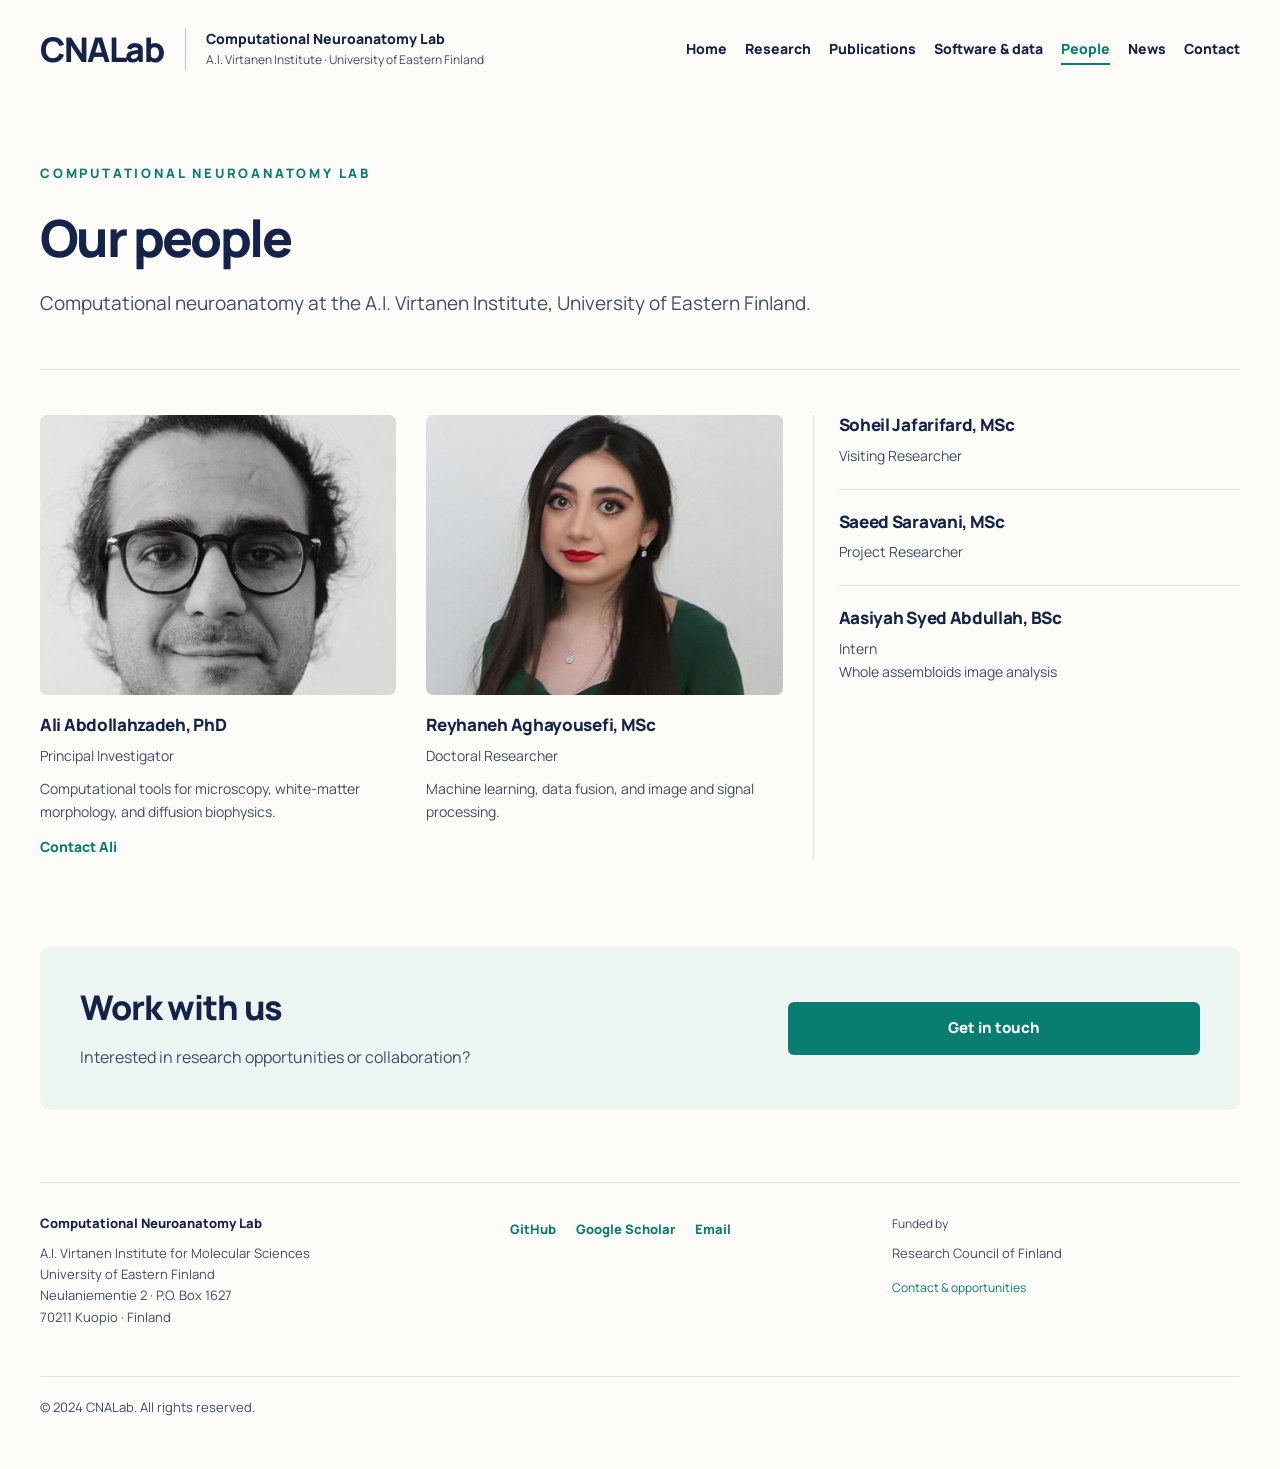
<file: team_members.html>
<!doctype html><html lang="en"><head><meta charset="utf-8"><meta http-equiv="refresh" content="0;url=people.html"><title>People — CNALab</title></head><body><p><a href="people.html">Meet the CNALab team</a></p><footer class="wrap"><div class="footer-bottom"><span>© 2024 CNALab. All rights reserved.</span></div></footer></body></html>
</file>
<file: styles.css>
@font-face{font-family:Manrope;src:url('assets/manrope-regular.ttf') format('truetype');font-weight:400;font-display:swap}@font-face{font-family:Manrope;src:url('assets/manrope-extrabold.ttf') format('truetype');font-weight:700 900;font-display:swap}
:root{--navy:#15234b;--teal:#087e70;--text:#3e4d68;--ivory:#fdfcf9;--line:#dce3e6;--pale:#edf5f3;--mint:#95d6cb}*{box-sizing:border-box}html{scroll-behavior:smooth;scroll-padding-top:30px}body{margin:0;background:var(--ivory);color:var(--text);font:16px/1.65 Manrope,Arial,sans-serif}a{color:var(--teal);text-decoration:none;text-underline-offset:5px}a:hover{text-decoration:underline}a:focus-visible,button:focus-visible,summary:focus-visible{outline:3px solid var(--teal);outline-offset:5px}img{max-width:100%;display:block}.wrap{width:min(1200px,calc(100% - 80px));margin-inline:auto}.site-header{display:flex;align-items:center;gap:22px;padding-block:28px}.brand{font-size:34px;letter-spacing:-1.5px;font-weight:800;color:var(--navy);line-height:1}.affiliation{border-left:1px solid #bbc6d3;padding-left:20px;font-size:12px;line-height:1.6}.affiliation strong{display:block;font-size:14px;color:var(--navy)}.affiliation span{display:block}nav{margin-left:auto;display:flex;gap:25px;font-size:14px;font-weight:700}nav a{color:var(--navy)}.hero{display:grid;grid-template-columns:1fr 1.12fr;gap:40px;align-items:center;padding-top:47px;padding-bottom:55px}.eyebrow{color:var(--teal);font-size:13px;font-weight:800;letter-spacing:2.8px;text-transform:uppercase;margin:0 0 22px}h1,h2,h3{color:var(--navy);line-height:1.22;margin-top:0}h1{font-size:clamp(42px,4.6vw,66px);letter-spacing:-2.6px;font-weight:800;margin-bottom:25px}h2{font-size:34px;letter-spacing:-1.15px;margin-bottom:22px;font-weight:800}h3{font-size:18px;letter-spacing:-.3px}p{margin-top:0}.lead{font-size:19px;line-height:1.65;max-width:510px}.actions{display:flex;align-items:center;gap:30px;margin-top:30px}.button{display:inline-block;background:var(--teal);color:white;border-radius:6px;padding:14px 24px;font-weight:800;font-size:15px;text-align:center}.button:hover{background:#07695e;text-decoration:none}.text-link{font-weight:800;font-size:14px}.hero-figure{margin:0}.hero-figure img{width:100%;height:auto;background:#000;border-radius:4px;filter:saturate(.84)}figcaption{font-size:12px;text-align:right;line-height:1.7;margin-top:13px}.directions{display:grid;grid-template-columns:repeat(3,1fr);border-block:1px solid var(--line)}.directions>div{padding:25px 24px}.directions>div+div{border-left:1px solid var(--line)}.directions h2{font-size:13px;letter-spacing:2.5px;text-transform:uppercase;color:var(--teal);margin-bottom:8px}.directions p{margin:0;font-size:15px}main>section:not(.hero){margin-top:88px}.section-heading{display:flex;align-items:baseline;justify-content:space-between;gap:20px;margin-bottom:30px}.section-heading h2{margin:0}.three-grid{display:grid;grid-template-columns:repeat(3,1fr);gap:30px}.featured{gap:0}.paper{display:flex;flex-direction:column;padding:5px 28px 8px}.paper:first-child{padding-left:0}.paper:last-child{padding-right:0}.paper+.paper{border-left:1px solid var(--line)}.paper .eyebrow{font-size:11px;letter-spacing:1.2px;min-height:38px;margin-bottom:15px}.paper h3{font-size:20px;line-height:1.4}.paper h3 a{color:var(--navy)}.paper p:not(.eyebrow){font-size:15px}.paper>.text-link{margin-top:auto}details{margin-top:32px;border-block:1px solid var(--line)}summary{padding:16px 0;cursor:pointer;font-weight:700;color:var(--teal);font-size:14px}.publication-list{padding:0;list-style:none;margin:0}.publication-list li{display:grid;grid-template-columns:70px 1fr;gap:16px;border-top:1px solid var(--line);padding:20px 0}.publication-list h3{font-size:16px;margin-bottom:5px}.publication-list p{margin:0;font-size:14px}.section-intro{font-size:18px;max-width:780px;line-height:1.7;margin-bottom:32px}.pipeline{background:var(--pale);padding:28px;border-radius:10px;margin-top:34px}.pipeline-steps{display:grid;grid-template-columns:repeat(4,1fr);gap:16px}.pipeline article{padding:22px 20px;background:white;border-radius:6px}.pipeline h3{font-size:17px;margin:0 0 10px}.pipeline p{font-size:14px;line-height:1.6;margin:0}.pipeline .pipeline-result{margin-top:16px;background:var(--navy);color:white}.pipeline-result h3{color:white}.small-label{display:block;font-size:11px;letter-spacing:1px;text-transform:uppercase;color:var(--teal);margin-bottom:8px}.research-detail{margin-top:35px}.research-detail p{font-size:15px}.flagship{display:grid;grid-template-columns:1.05fr 1fr;gap:45px;background:var(--navy);color:#e8edf5;border-radius:10px;padding:44px}.flagship h2{color:white}.flagship .eyebrow,.flagship a{color:var(--mint)}.flagship-links{display:grid;grid-template-columns:repeat(3,1fr);gap:16px;align-items:center}.flagship-links a{border-top:2px solid var(--mint);padding-top:16px}.flagship-links strong{display:block;color:white;font-size:28px}.flagship-links span{font-size:12px;line-height:1.5;display:block;margin-top:5px}.section-note{font-size:13px}.people-grid{display:grid;grid-template-columns:1fr 1fr 1.2fr;gap:30px}.person img{width:100%;height:280px;object-fit:cover;object-position:center 30%;border-radius:7px;margin-bottom:20px}.person h3{font-size:17px;margin-bottom:8px}.person p{font-size:14px;margin-bottom:10px}.person .bio{font-size:14px}.researchers{padding-left:25px;border-left:1px solid var(--line)}.researchers article+article{border-top:1px solid var(--line);padding-top:22px;margin-top:22px}.researchers h3{font-size:17px;margin-bottom:8px}.researchers p{font-size:14px;margin:0}.resource-grid{row-gap:35px}.resource{border-top:2px solid var(--teal);padding-top:20px}.resource h3{margin-bottom:10px}.resource p{font-size:15px;min-height:50px}.datasets{margin-top:40px;padding:28px;background:var(--pale);border-radius:6px}.datasets>a{display:block;padding:15px 0;border-top:1px solid #cbdcd7;font-size:15px;font-weight:700}.small{font-size:12px}.datasets .small{margin:12px 0 0}.news-row{display:grid;grid-template-columns:80px 1fr;gap:20px;padding:24px 0;border-top:1px solid var(--line)}.news-row time{color:var(--teal);font-weight:700}.news-row h3{font-size:17px;margin-bottom:8px}.news-row p{font-size:14px;margin:0}.join{display:grid;grid-template-columns:1.6fr 1fr;gap:50px;align-items:center;background:var(--pale);border-radius:10px;padding:40px}.join h2{margin-bottom:15px}.join p{margin:0;font-size:16px}.join>div:last-child{text-align:center}.email{display:block;font-size:14px;margin-top:10px}footer{margin-top:72px!important;padding:30px 0 50px;border-top:1px solid var(--line);display:grid;grid-template-columns:1.25fr 1fr 1fr;gap:35px;font-size:13px}footer strong{color:var(--navy)}footer p{margin-top:8px}.footer-links{display:flex;gap:20px;align-items:flex-start;padding-top:6px;font-weight:700}.skip{position:fixed;top:-100px;left:20px;padding:12px;background:white;z-index:10}.skip:focus{top:10px}.menu-toggle{border:1px solid var(--line);background:transparent;color:var(--navy);padding:10px 14px;font:inherit;font-weight:700}.notes{max-width:820px;padding-block:60px}.notes h2{margin-top:40px;font-size:25px}.notes li{margin-bottom:10px}.notes a{overflow-wrap:anywhere}
@media(min-width:1101px){.menu-toggle{display:none}}@media(max-width:1100px){.site-header{flex-wrap:wrap}.affiliation{flex:1}nav{width:100%;justify-content:space-between;margin-top:14px}.menu-toggle:not([hidden]){display:block}nav[data-collapsed="true"]{display:none}.hero{gap:25px}h1{font-size:48px}.lead{font-size:17px}.people-grid{gap:22px}.person img{height:240px}.flagship{gap:30px}.affiliation span{font-size:11px}}@media(max-width:760px){.wrap{width:calc(100% - 40px)}.site-header{padding-block:22px;gap:14px}.brand{font-size:28px}.affiliation{padding-left:12px}.affiliation strong{font-size:11px}.affiliation span{max-width:190px;line-height:1.4;font-size:10px}.hero{grid-template-columns:1fr;padding-top:28px;gap:30px;padding-bottom:35px}h1{font-size:44px;letter-spacing:-1.8px;max-width:560px}.hero-figure{max-width:600px}.lead{font-size:18px}.directions{grid-template-columns:1fr}.directions>div{padding:18px 6px}.directions>div+div{border-left:0;border-top:1px solid var(--line)}main>section:not(.hero){margin-top:60px}h2{font-size:28px}.section-heading{align-items:flex-start}.section-note{max-width:140px;text-align:right}.three-grid{grid-template-columns:1fr}.paper,.paper:first-child,.paper:last-child{padding:24px 0}.paper+.paper{border-left:0;border-top:1px solid var(--line)}.paper .eyebrow{min-height:0}.paper h3{font-size:21px}.pipeline{padding:18px}.pipeline-steps{grid-template-columns:1fr 1fr;gap:12px}.pipeline article{padding:18px}.flagship{grid-template-columns:1fr;padding:28px;gap:28px}.people-grid{grid-template-columns:1fr 1fr}.person img{height:240px}.researchers{grid-column:1/-1;border-left:0;padding-left:0;display:grid;grid-template-columns:1fr;gap:0}.researchers article{border-top:1px solid var(--line);padding-top:20px;margin-top:20px}.research-detail{gap:25px}.resource p{min-height:0}.join{grid-template-columns:1fr;padding:28px;gap:25px}.join>div:last-child{text-align:left}.join .email{padding-left:0}.footer-links{flex-wrap:wrap}footer{grid-template-columns:1fr;gap:20px}.news-row{grid-template-columns:55px 1fr}.section-intro{font-size:16px}nav{flex-wrap:wrap;gap:18px;justify-content:flex-start}}@media(max-width:400px){h1{font-size:38px}.affiliation{display:none}.menu-toggle{margin-left:auto}.actions{gap:18px}.button{padding:13px 18px}.pipeline-steps{grid-template-columns:1fr}.people-grid{grid-template-columns:1fr}.person img{height:320px}.flagship-links{gap:10px}.flagship-links strong{font-size:23px}}@media(prefers-reduced-motion:reduce){html{scroll-behavior:auto}}

/* Display only the supplied reconstruction within the hero reference, preserving its pixels and shadow. */
.hero-art{display:block;position:relative;overflow:hidden;aspect-ratio:940/610;mix-blend-mode:multiply}.hero-figure .hero-art img{position:absolute;width:188.723404%;max-width:none;height:auto;left:-84.042553%;top:-18.032787%;background:transparent;border-radius:0;filter:none}

/* Shared multipage layout */
nav{gap:18px}nav a[aria-current="page"]{color:var(--teal);text-decoration:underline;text-decoration-thickness:2px;text-underline-offset:9px}.page-intro{padding-top:65px;padding-bottom:30px;border-bottom:1px solid var(--line)}.page-intro h1{font-size:clamp(38px,4vw,58px);margin-bottom:20px}.page-intro .lead{max-width:780px}.inner-page>section:first-of-type{margin-top:45px}.inner-page{min-height:55vh}.publication-page .publication-list h3{font-size:20px;line-height:1.45}.publication-page .publication-list li{padding-block:26px}.page-end-link{margin-top:35px}.contact-grid{display:grid;grid-template-columns:1fr 1fr;gap:60px}.contact-grid address{font-style:normal;line-height:1.9}.home-explore p{font-size:16px}@media(max-width:760px){.page-intro{padding-top:35px;padding-bottom:20px}.contact-grid{grid-template-columns:1fr;gap:30px}.publication-page .publication-list h3{font-size:18px}nav{gap:20px}}

/* Copyright row shared by all page footers. */
.footer-bottom{grid-column:1/-1;display:flex;flex-wrap:wrap;justify-content:space-between;gap:12px;padding-top:20px;border-top:1px solid var(--line)}
</file>
